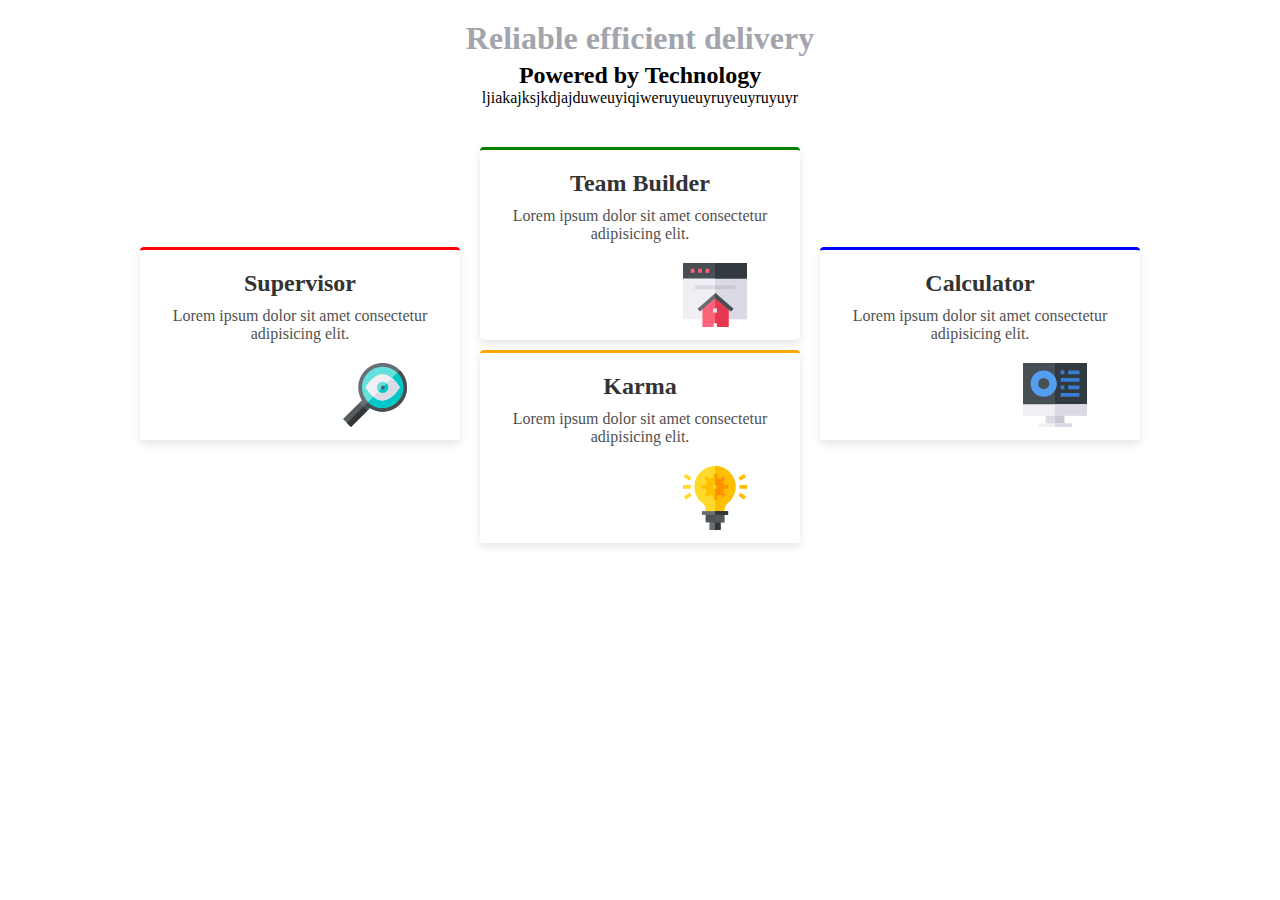
<file: four-card-feature-section-master/index.html>
<!DOCTYPE html>
<html lang="en">
<head>
  <link rel="stylesheet" href="style.css">
</head>
<body>
  <section class="feature-cards">
    <div class="words">
      <h1 class="para1"><span>Reliable efficient delivery</span></h1>
      <h2>Powered by Technology</h2>
      <p>ljiakajksjkdjajduweuyiqiweruyueuyruyeuyruyuyr</p>
    </div>

    <div class="cards">
      <div class="column">
        <div class="red-card">
          <h2>Supervisor</h2>
          <p class="lorem">Lorem ipsum dolor sit amet consectetur adipisicing elit.</p>
          <div class="icon">
            <img src="./images/icon-supervisor.svg" alt="">
          </div>
        </div>
      </div>
      <div class="column">
        <div class="green-card">
          <h2>Team Builder</h2>
          <p class="lorem">Lorem ipsum dolor sit amet consectetur adipisicing elit.</p>
          <div class="icon">
            <img src="./images/icon-team-builder.svg" alt="">
          </div>
        </div>
        <div class="orange-card">
          <h2>Karma</h2>
          <p class="lorem">Lorem ipsum dolor sit amet consectetur adipisicing elit.</p>
          <div class="icon">
            <img src="./images/icon-karma.svg" alt="">
          </div>
        </div>
      </div>
      <div class="column">
        <div class="blue-card">
          <h2>Calculator</h2>
          <p class="lorem">Lorem ipsum dolor sit amet consectetur adipisicing elit.</p>
          <div class="icon">
            <img src="./images/icon-calculator.svg" alt="">
          </div>
        </div>
      </div>
    </div>
  </section>
</body>
</html>
</file>
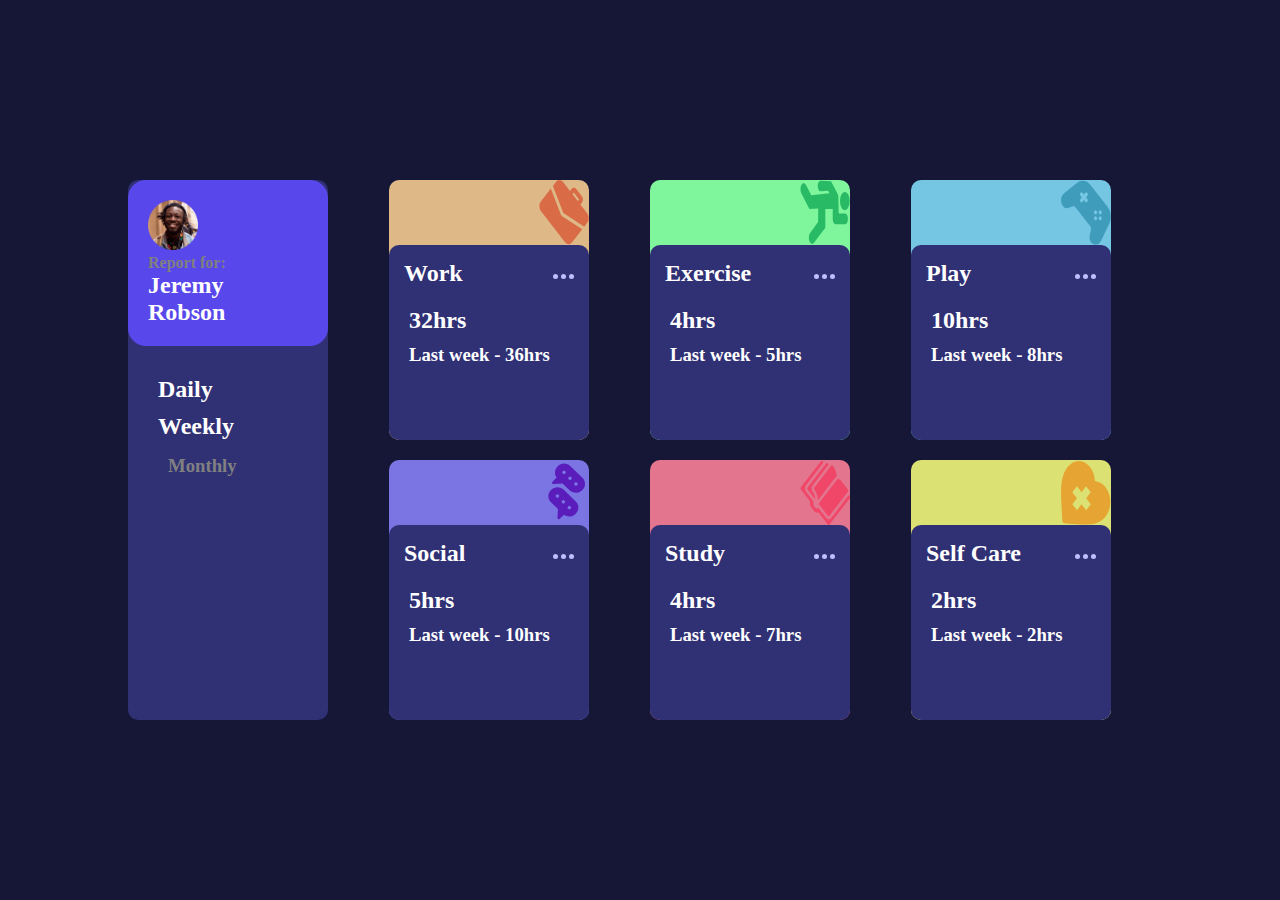
<file: time-tracking/time-tracking-dashboard-main/index.html>
<!DOCTYPE html>
<html lang="en">
<head>
  <meta charset="UTF-8">
  <meta name="viewport" content="width=device-width, initial-scale=1.0"> <!-- displays site properly based on user's device -->

  <link rel="icon" type="image/png" sizes="32x32" href="./images/favicon-32x32.png">
  
  <title>Frontend Mentor | Time tracking dashboard</title>
  <link rel="stylesheet" href="style.css">
</head>
<body>
  <div class="card">
    <div class="left-card">
    <div class="left-card-top">
      <img width="50px" src="./images/image-jeremy.png" alt="">
      <h4>Report for:</h4>
      <h2>Jeremy</h2>
      <h2>Robson</h2>
    </div>
    <div class="left-card-bottom">
      <h2>Daily</h2>
      <h2>Weekly</h2>
      <h3>Monthly</h3>
    </div>
  </div>
  <!-- ------- -->
  <div class="second-card">
    <div class="second-card-top">
      <img width="50px" src="./images/icon-work.svg" alt="">
    </div>
    <div class="second-card-bottom">
      <div class="work">
        <h2>Work</h2>
        <div class="dot-img">
          <img src="./images/icon-ellipsis.svg" alt="">
        </div>
      </div>
      <div class="nums">
        <h2>32hrs</h2>
        <h3>Last week - 36hrs</h3>
      </div>
    </div>
  </div>

    <!-- ------- -->
  <div class="third-card">
    <div class="third-card-top">
      <img width="50px" src="./images/icon-exercise.svg" alt="">
    </div>
    <div class="third-card-bottom">
      <div class="work">
        <h2>Exercise</h2>
        <div class="dot-img">
          <img src="./images/icon-ellipsis.svg" alt="">
        </div>
      </div>
      <div class="nums">
        <h2>4hrs</h2>
        <h3>Last week - 5hrs</h3>
      </div>
    </div>
  </div>

      <!-- ------- -->
  <div class="fourth-card">
    <div class="fourth-card-top">
      <img width="50px" src="./images/icon-play.svg" alt="">
    </div>
    <div class="fourth-card-bottom">
      <div class="work">
        <h2>Play</h2>
        <div class="dot-img">
          <img src="./images/icon-ellipsis.svg" alt="">
        </div>
      </div>
      <div class="nums">
        <h2>10hrs</h2>
        <h3>Last week - 8hrs</h3>
      </div>
    </div>
  </div>

        <!-- ------- -->
  <div class="fifth-card">
    <div class="fifth-card-top">
      <img width="50px" src="./images/icon-social.svg" alt="">
    </div>
    <div class="fifth-card-bottom">
      <div class="work">
        <h2>Social</h2>
        <div class="dot-img">
          <img src="./images/icon-ellipsis.svg" alt="">
        </div>
      </div>
      <div class="nums">
        <h2>5hrs</h2>
        <h3>Last week - 10hrs</h3>
      </div>
    </div>
  </div>

          <!-- ------- -->
  <div class="sixth-card">
    <div class="sixth-card-top">
      <img width="50px" src="./images/icon-study.svg" alt="">
    </div>
    <div class="sixth-card-bottom">
      <div class="work">
        <h2>Study</h2>
        <div class="dot-img">
          <img src="./images/icon-ellipsis.svg" alt="">
        </div>
      </div>
      <div class="nums">
        <h2>4hrs</h2>
        <h3>Last week - 7hrs</h3>
      </div>
    </div>
  </div>

            <!-- ------- -->
  <div class="seventh-card">
    <div class="seventh-card-top">
      <img width="50px" src="./images/icon-self-care.svg" alt="">
    </div>
    <div class="seventh-card-bottom">
      <div class="work">
        <h2>Self Care</h2>
        <div class="dot-img">
          <img src="./images/icon-ellipsis.svg" alt="">
        </div>
      </div>
      <div class="nums">
        <h2>2hrs</h2>
        <h3>Last week - 2hrs</h3>
      </div>
    </div>
  </div>

  </div>
</body>
</html>
</file>
<file: four-card-feature-section-master/style.css>
* {
    padding: 0;
    margin: 0;
}
.words {
    text-align: center;
    margin-top: 20px;
}
.para1 {
    color: hsl(229, 6%, 66%);

    margin: 5px;
  
    font-weight: 600;
}

.main-head > h1 > span {

  color: hsl(229, 6%, 66%);

  margin: 5px;

  font-weight: 600;

  /* color: grey; */

}

/* Style the columns */
.cards {
    display: flex;
    justify-content: center; /* Center columns horizontally */
    gap: 20px; /* Adjust the gap between columns as needed */
    max-width: 1000px;
    margin: 0 auto;
    margin-top: 40px;
  }
  
  .column {
    flex: 1;
  }

.icon {
    margin-top: 20px;
    margin-left: 150px;
}
  
  /* Style individual cards */
  .red-card{
    background-color: white;
    border-radius: 4px;
    box-shadow: 0 4px 8px rgba(0, 0, 0, 0.1);
    padding: 20px;
    text-align: center;
    border-top: solid red;
    width: 280px;
    height: 150px;
    margin-top: 100px;
  }

  .blue-card{
    background-color: white;
    border-radius: 4px;
    box-shadow: 0 4px 8px rgba(0, 0, 0, 0.1);
    padding: 20px;
    text-align: center;
    border-top: solid blue;
    width: 280px;
    height: 150px;
    margin-top: 100px;
  }
  .green-card{
    background-color: white;
    border-radius: 4px;
    box-shadow: 0 4px 8px rgba(0, 0, 0, 0.1);
    padding: 20px;
    text-align: center;
    border-top: solid green;
    width: 280px;
    height: 150px;
  }

  .orange-card{
    background-color: white;
    border-radius: 4px;
    box-shadow: 0 4px 8px rgba(0, 0, 0, 0.1);
    padding: 20px;
    text-align: center;
    border-top: solid orange;
    width: 280px;
    height: 150px;
    margin-top: 10px;
  }
  
  /* Style card headings */
  .red-card h2, .green-card h2, .orange-card h2, .blue-card h2 {
    font-size: 1.5rem;
    color: #333;
    margin-bottom: 10px;
  }
  
  .lorem {
    opacity: 0.7;
  }
</file>
<file: time-tracking/time-tracking-dashboard-main/style.css>
*{
    margin: 0;
    padding: 0;
}

body{
    display: flex;
    justify-content: center;
    align-items: center;
    height: 100vh;
    background-color: rgb(22, 22, 54);
}

.card {
    display: grid;
    grid-template-columns: repeat(4, 1fr);
    grid-template-rows: repeat(2, 1fr);
    grid-template-areas: 'leftc secondc thirdc fourthc'
    'leftc fifthc sixthc seventhc';
    gap: 20px; 
    width: 80%;
    height: 60%;
}

.left-card{
    background-color: #303075;
    border-radius: 10px;
    width: 200px;
    grid-area: leftc;

}
.left-card-top{
    background-color: hsl(246, 80%, 60%);
    border-radius: 18px;
    padding: 20px;
    
}
.left-card-top > h4{
    color: gray;
}
.left-card-top > h2{
    color: white;
}
.left-card-bottom{
    border-radius: 18px;
    padding: 20px;
}
.left-card-bottom > h2{
    color: white;
    margin: 10px;
}
.left-card-bottom > h3{
    color: gray;
    margin-left: 0px;
}

.second-card{
    background-color: burlywood;
    width: 200px;
    border-radius: 10px;
    grid-area: secondc;
}
.second-card-top{
    display: flex;
    justify-content: end;
    height: 25%;

}
.second-card-bottom{
    background-color: #303075;
    border-radius: 10px;
    height: 75%;
}

.work{
    display: flex;
    justify-content: space-between;
    align-items: center;
    padding: 15px;
}
.work > h2{
    color: white;
}
.nums > h2, h3{
    color: white;
    padding: 5px 20px 5px 20px;
}
/* hfh */
.third-card{
    background-color: rgb(127, 246, 155);
    width: 200px;
    border-radius: 10px;
    grid-area: thirdc;
}
.third-card-top{
    display: flex;
    justify-content: end;
    height: 25%;

}
.third-card-bottom{
    background-color: #303075;
    border-radius: 10px;
    height: 75%;
}

.work{
    display: flex;
    justify-content: space-between;
    align-items: center;
    padding: 15px;
}
.work > h2{
    color: white;
}
.nums > h2, h3{
    color: white;
    padding: 5px 20px 5px 20px;
}

/* hfh */
.fourth-card{
    background-color: rgb(117, 198, 227);
    width: 200px;
    border-radius: 10px;
    grid-area: fourthc;

}
.fourth-card-top{
    display: flex;
    justify-content: end;
    height: 25%;

}
.fourth-card-bottom{
    background-color: #303075;
    border-radius: 10px;
    height: 75%;
}

.work{
    display: flex;
    justify-content: space-between;
    align-items: center;
    padding: 15px;
}
.work > h2{
    color: white;
}
.nums > h2, h3{
    color: white;
    padding: 5px 20px 5px 20px;
}




/* hfh */
.fifth-card{
    background-color: #7a75e3;
    width: 200px;
    border-radius: 10px;
    grid-area: fifthc;
}
.fifth-card-top{
    display: flex;
    justify-content: end;
    height: 25%;

}
.fifth-card-bottom{
    background-color: #303075;
    border-radius: 10px;
    height: 75%;
}

.work{
    display: flex;
    justify-content: space-between;
    align-items: center;
    padding: 15px;
}
.work > h2{
    color: white;
}
.nums > h2, h3{
    color: white;
    padding: 5px 20px 5px 20px;
}

/* hfh */
.sixth-card{
    background-color: #e3758f;
    width: 200px;
    border-radius: 10px;
    grid-area: sixthc;
}
.sixth-card-top{
    display: flex;
    justify-content: end;
    height: 25%;

}
.sixth-card-bottom{
    background-color: #303075;
    border-radius: 10px;
    height: 75%;
}

.work{
    display: flex;
    justify-content: space-between;
    align-items: center;
    padding: 15px;
}
.work > h2{
    color: white;
}
.nums > h2, h3{
    color: white;
    padding: 5px 20px 5px 20px;
}

/* hfh */
.seventh-card{
    background-color: hsl(64, 66%, 67%);
    width: 200px;
    border-radius: 10px;
    grid-area: seventhc;
}
.seventh-card-top{
    display: flex;
    justify-content: end;
    height: 25%;

}
.seventh-card-bottom{
    background-color: #303075;
    border-radius: 10px;
    height: 75%;
}

.work{
    display: flex;
    justify-content: space-between;
    align-items: center;
    padding: 15px;
}
.work > h2{
    color: white;
}
.nums > h2, h3{
    color: white;
    padding: 5px 20px 5px 20px;
}
</file>
